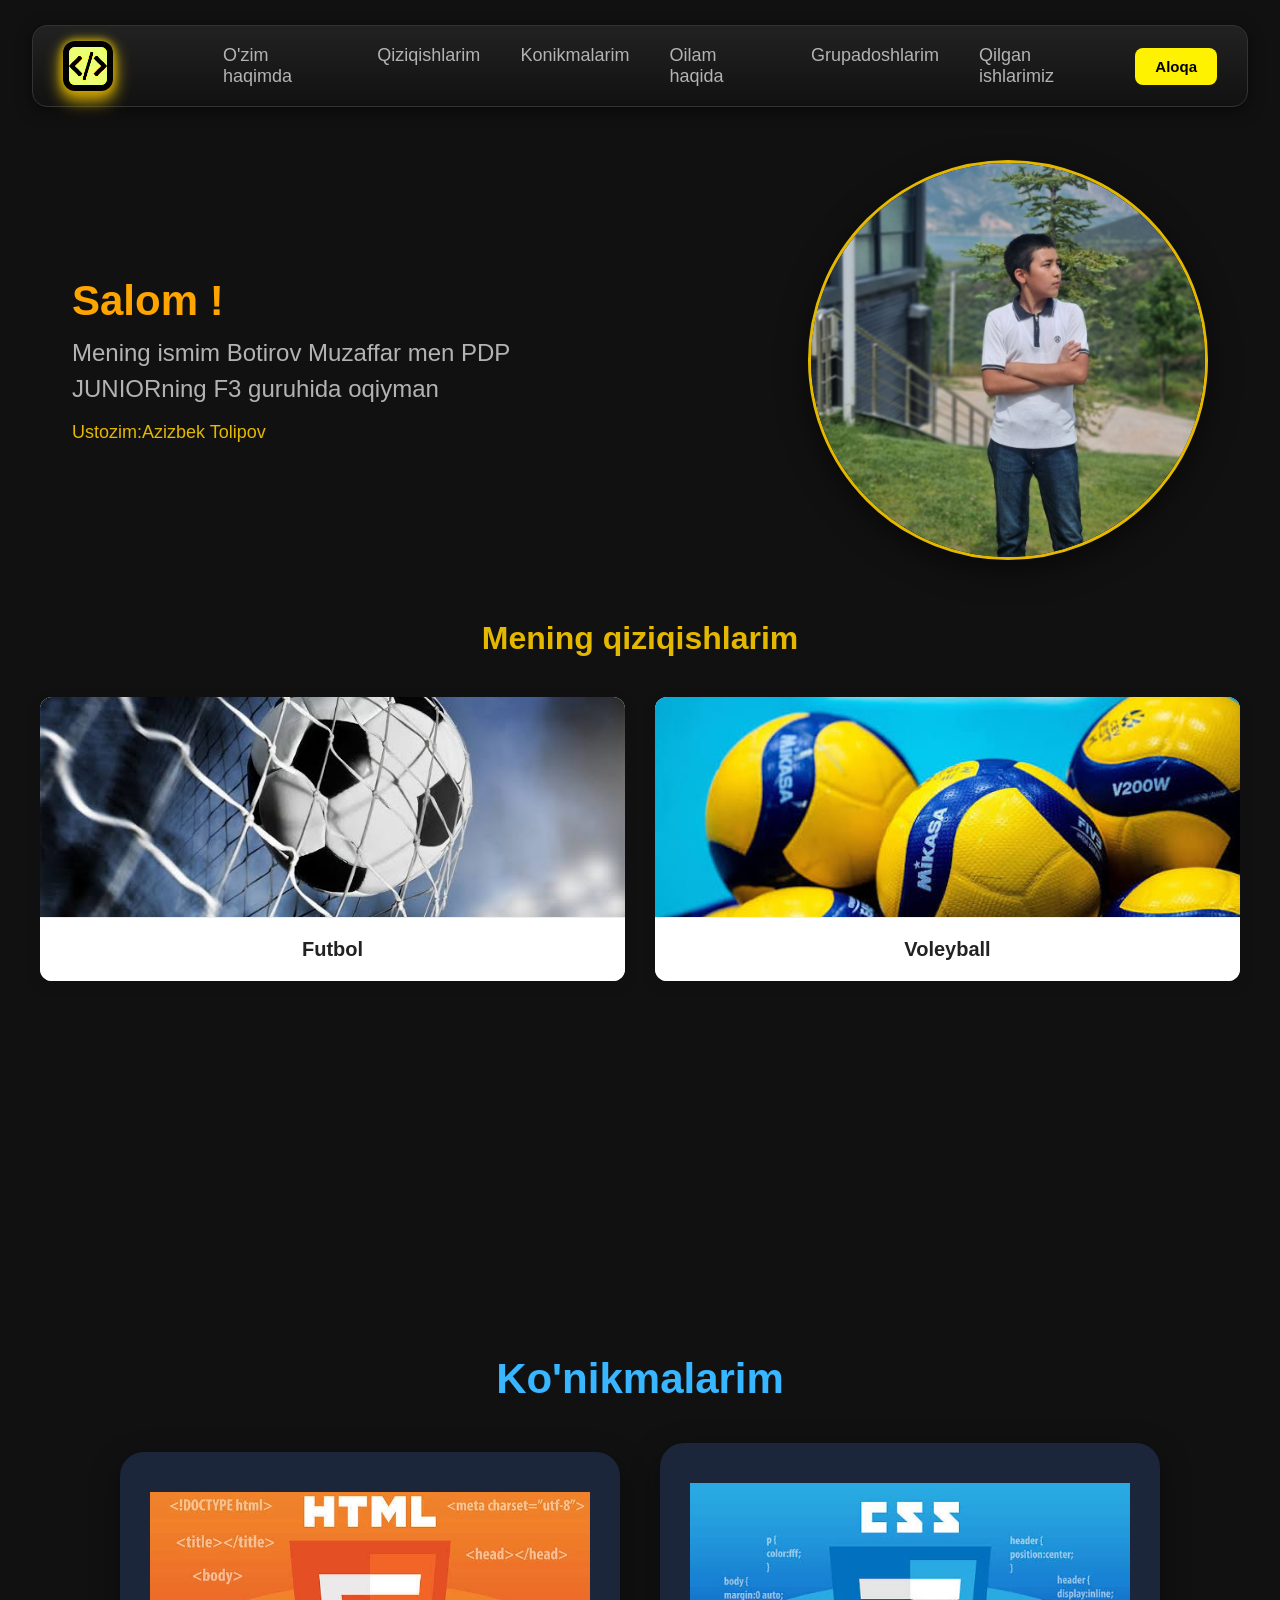
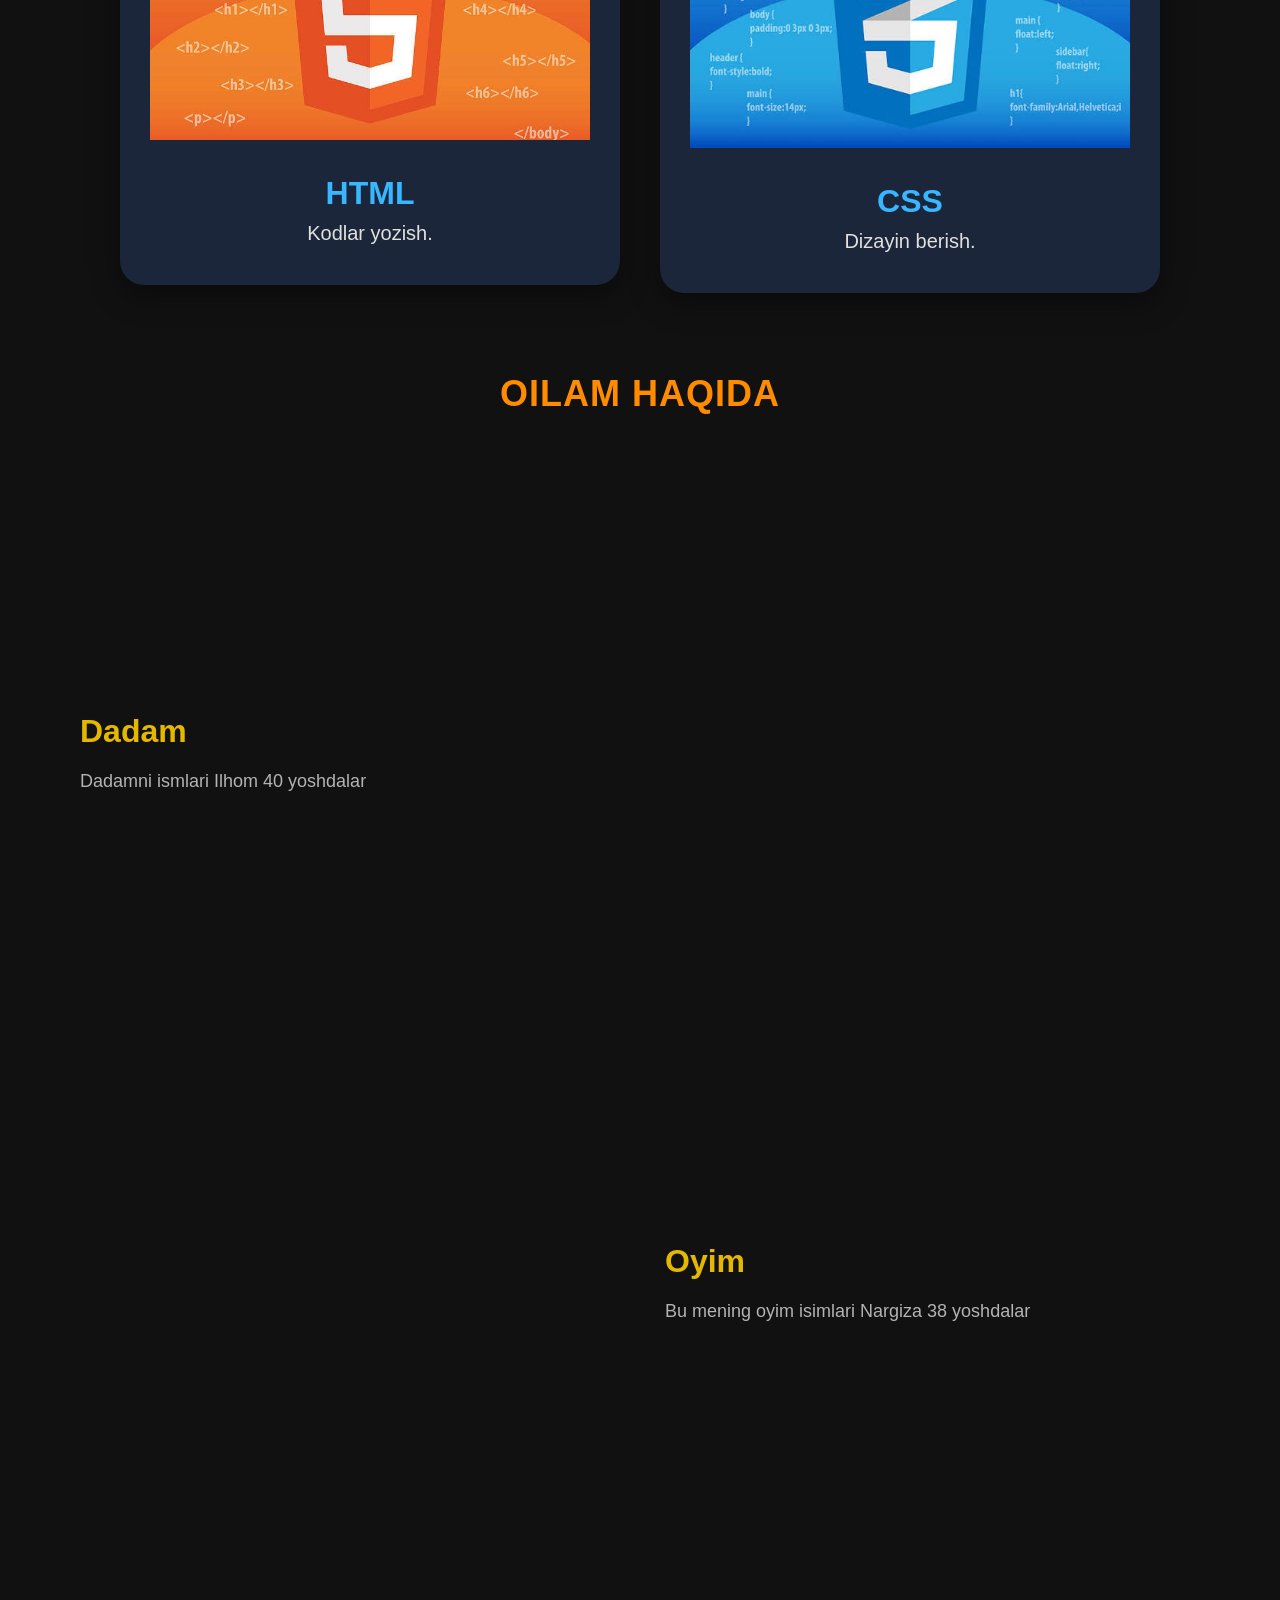
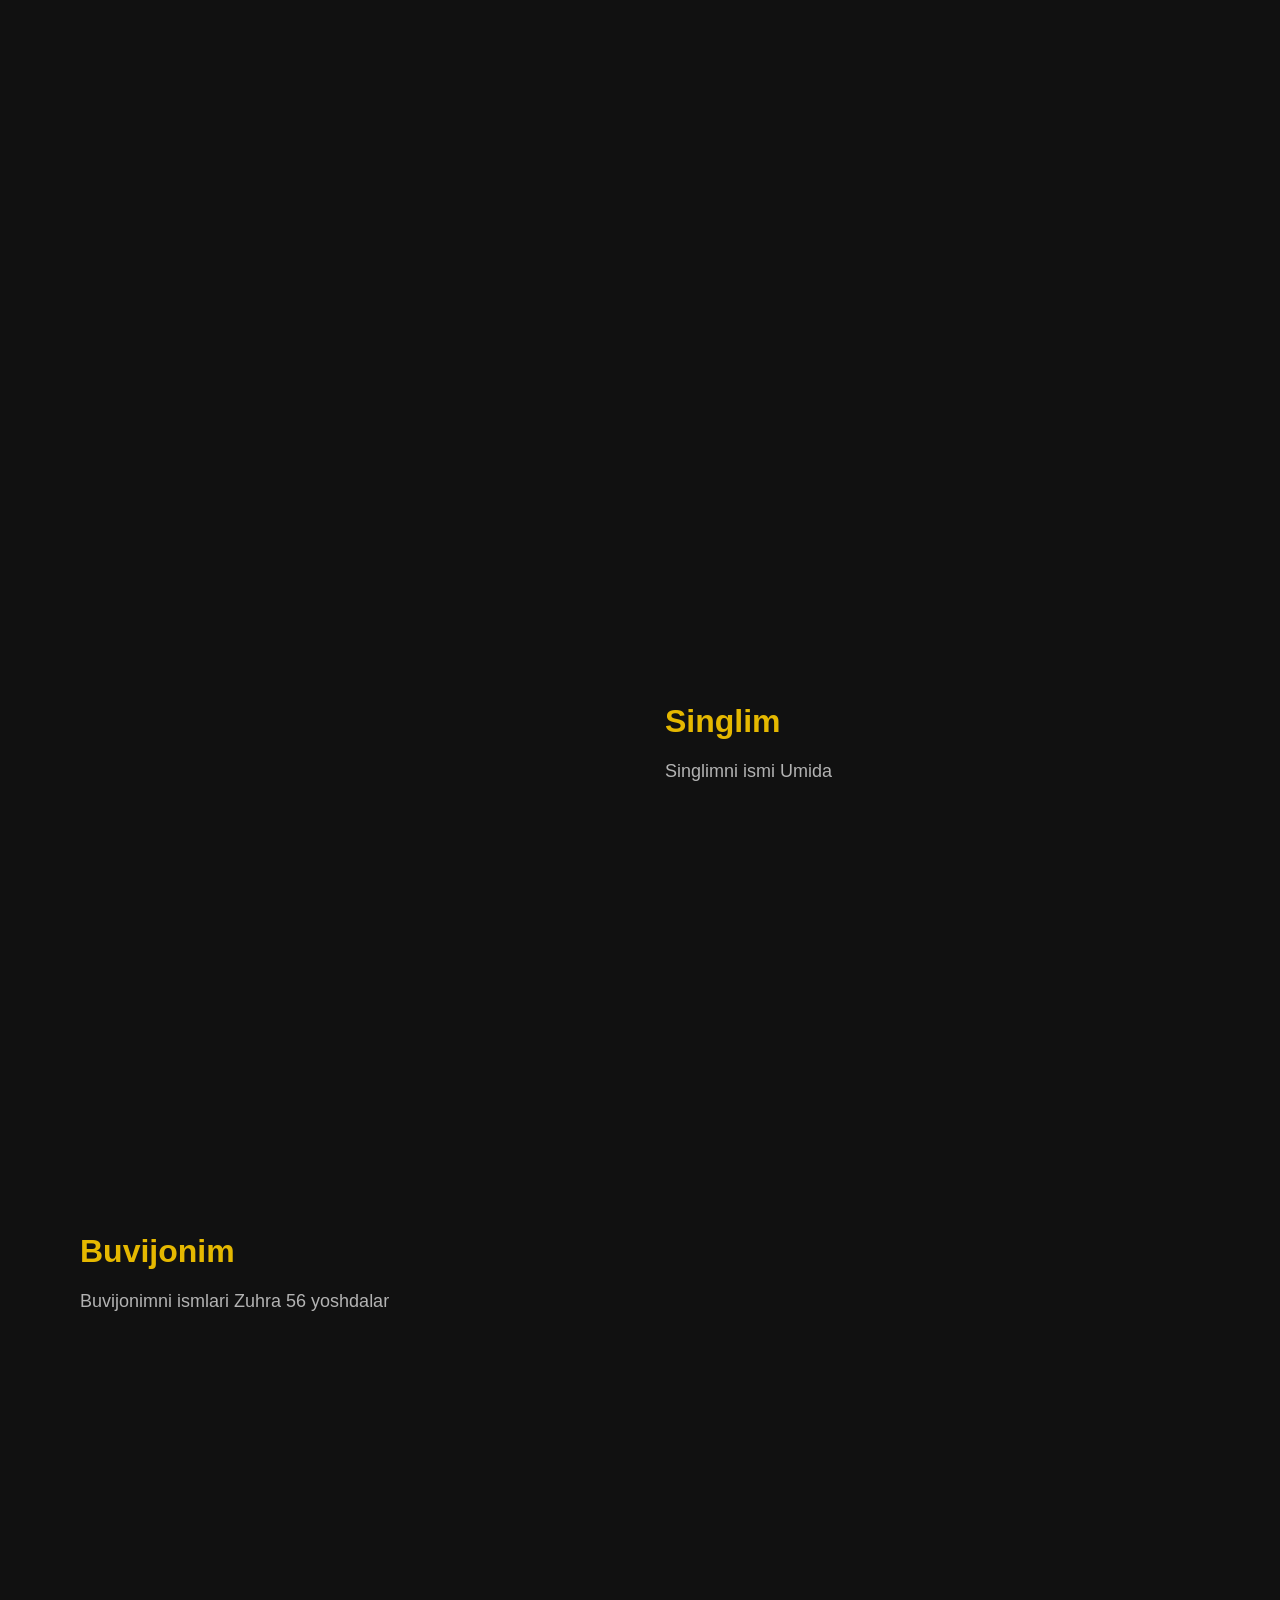
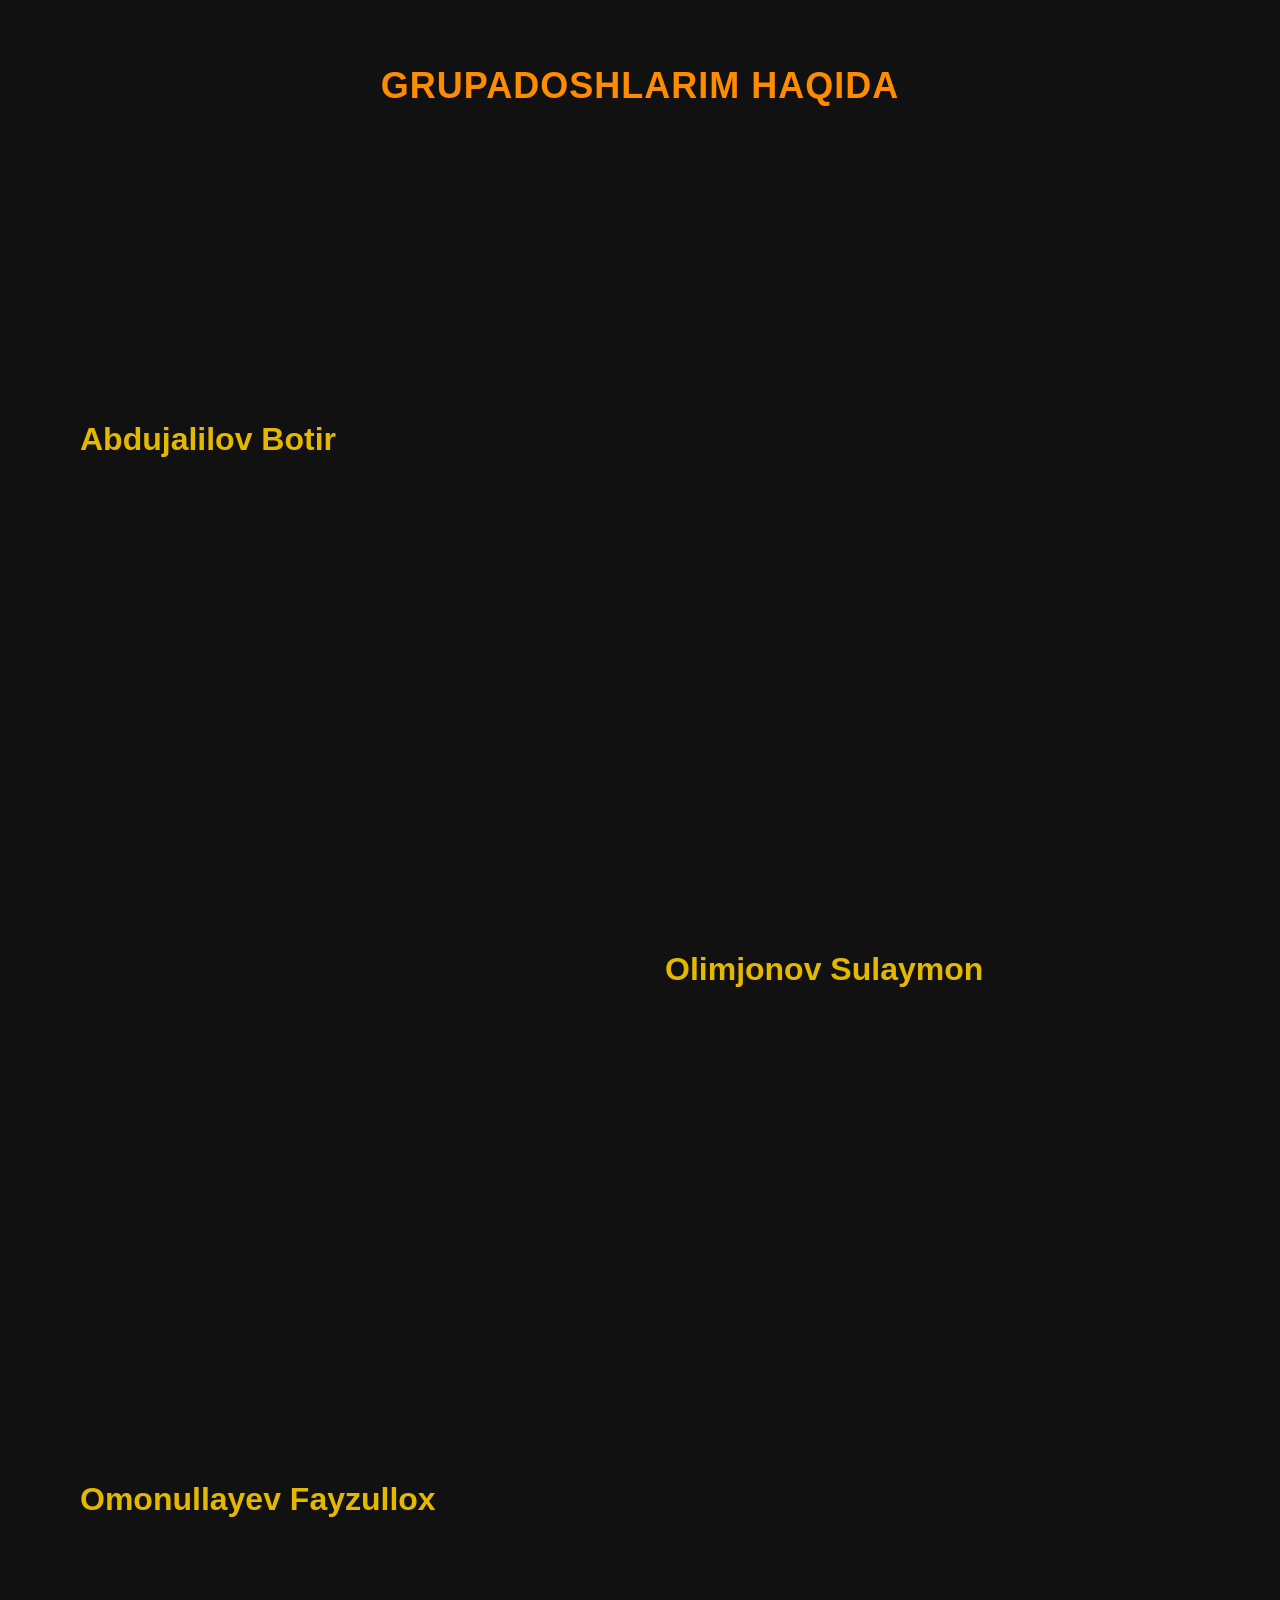
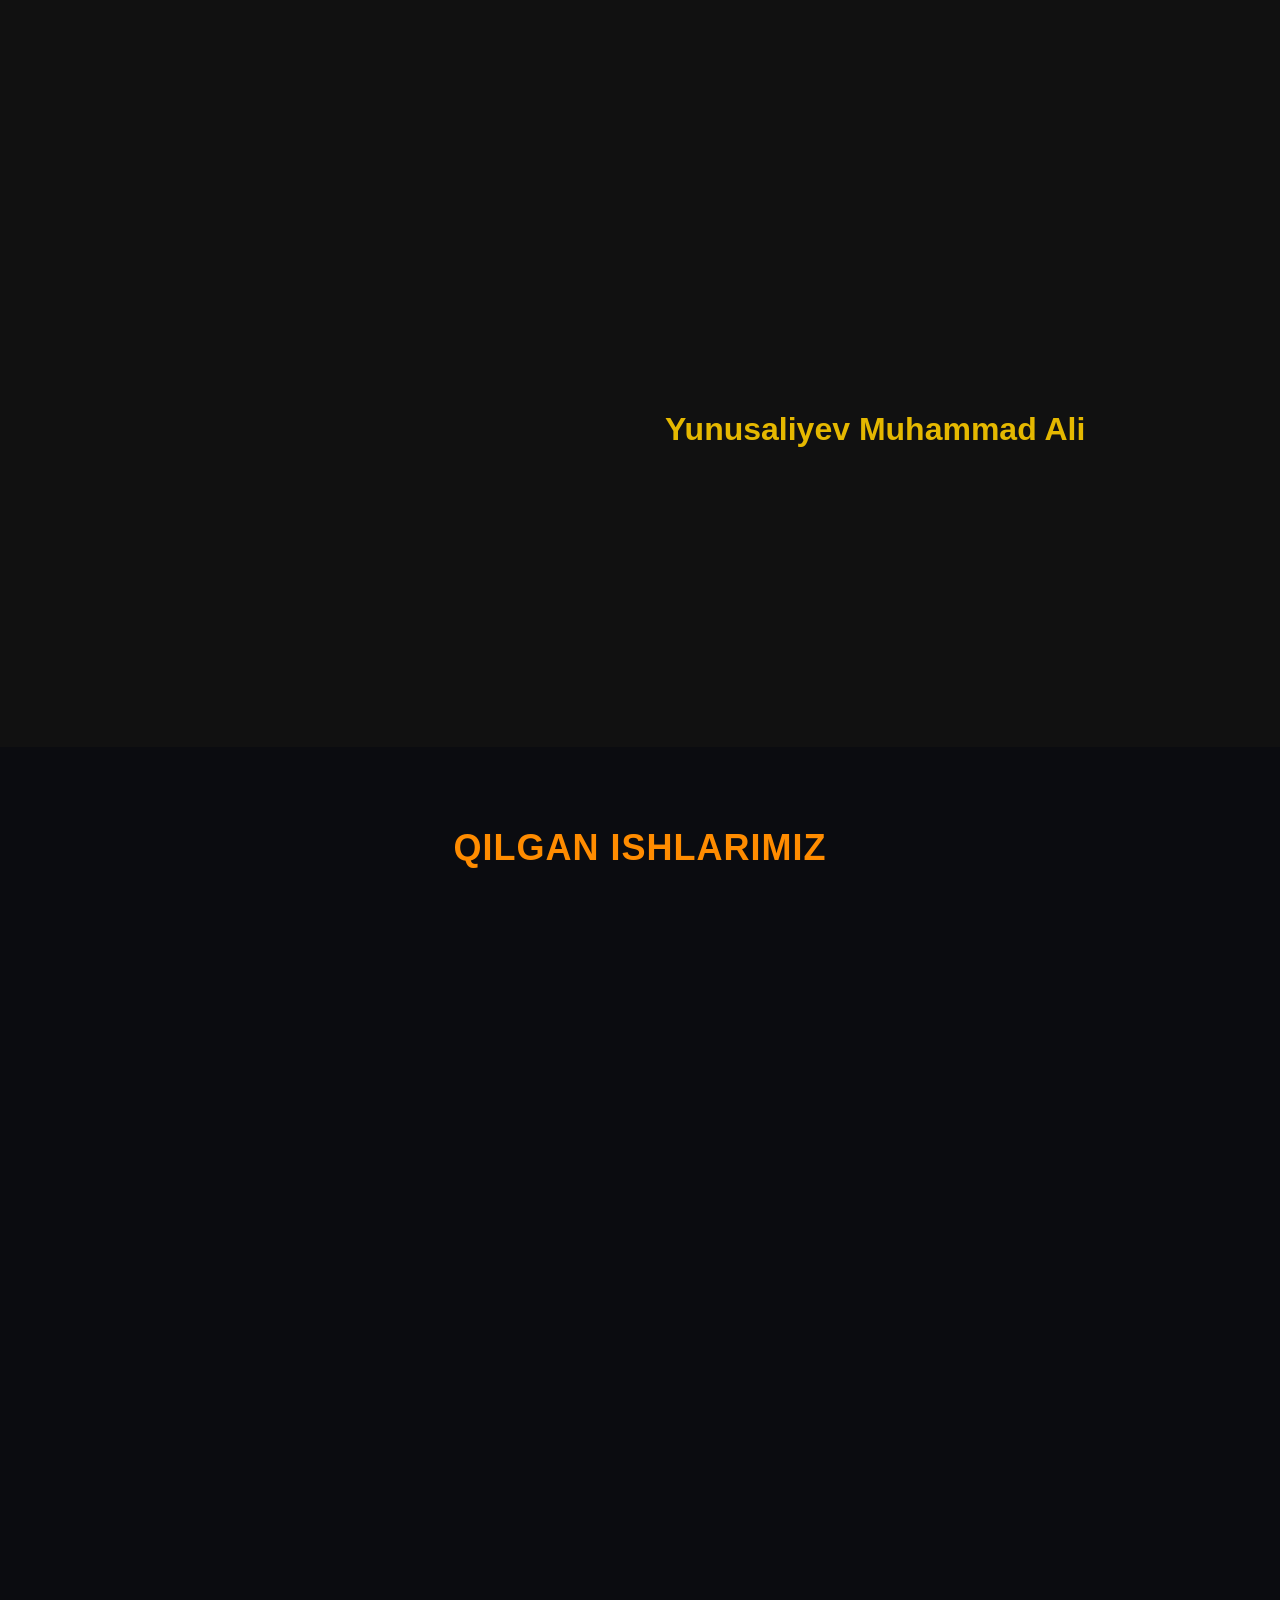
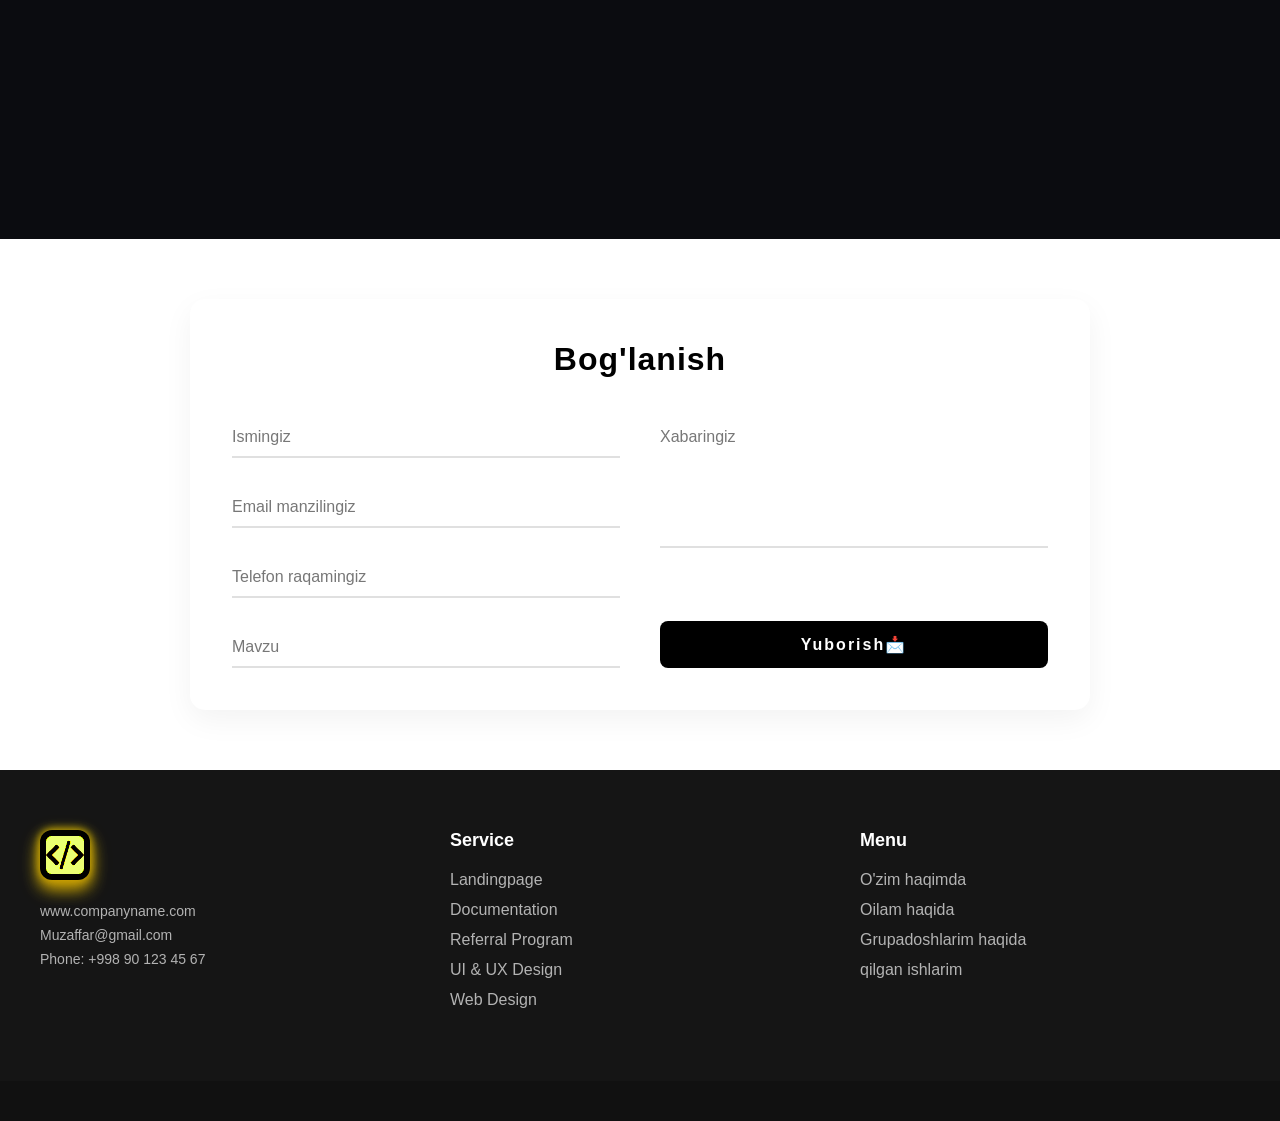
<file: index.html>
<!doctype html>
<html lang="en">
  <head>
    <meta charset="UTF-8" />
    <meta name="viewport" content="width=device-width, initial-scale=1.0" />
    <title>Fortfolio</title>
    <link rel="icon" href="./images/name.png" />
    <link rel="stylesheet" href="./style.css" />
    <link href="https://unpkg.com/aos@2.3.1/dist/aos.css" rel="stylesheet" />
  </head>
  <meta name="viewport" content="width=device-width, initial-scale=1.0" />
  <body>
    <main>
      <!-- Menu qismi -->
      <header class="main-header">
        <nav class="navbar">
          <div class="nav-container">
            <a href="#" class="logo">
              <img src="./images/html.png" alt="Logo" />
            </a>
            <ul class="nav-links">
              <li><a href="#about">O'zim haqimda</a></li>
              <li><a href="#interests">Qiziqishlarim</a></li>
              <li><a href="#skills">Konikmalarim</a></li>
              <li><a href="#familiy">Oilam haqida</a></li>
              <li><a href="#friends">Grupadoshlarim</a></li>
              <li><a href="#projects">Qilgan ishlarimiz</a></li>
            </ul>
            <a href="#contact"><button class="nav-btn">Aloqa</button></a>
          </div>
        </nav>
      </header>
      <!-- Ozim haqimda -->
      <section id="about">
        <div class="about__container">
          <div class="about__left">
            <h1>Salom !</h1>
            <h2>
              Mening ismim Botirov Muzaffar men PDP JUNIORning F3 guruhida
              oqiyman
            </h2>
            <p>Ustozim:Azizbek Tolipov</p>
          </div>
          <div class="about__right" data-aos="fade-down">
            <img src="./images/Men.jpg" alt="" />
          </div>
        </div>
      </section>

      <!-- Qiziqishlar haqida -->
      <section id="interests">
        <h2>Mening qiziqishlarim</h2>
        <div class="interests-container">
          <div
            class="interest-item"
            data-aos="fade-right"
            data-aos="zoom-in-down"
          >
            <img src="./images/footbal.jpg" alt="Football" />
            <h3>Futbol</h3>
          </div>
          <div
            class="interest-item"
            data-aos="fade-right"
            data-aos="zoom-in-down"
          >
            <img src="./images/voleyball.jpg" alt="Voleyball" />
            <h3>Voleyball</h3>
          </div>
          <div
            class="interest-item"
            data-aos="fade-right"
            data-aos="zoom-in-down"
          >
            <img src="./images/duo.png" alt="Football" />
            <h3>CS2 CS1.6</h3>
          </div>
          <div
            class="interest-item"
            data-aos="fade-right"
            data-aos="zoom-in-down"
          >
            <img src="./images/IT.jpg" alt="Football" />
            <h3>IT</h3>
          </div>
        </div>
      </section>
      <!-- Konikmalar -->
      <section id="skills">
        <h2>Ko'nikmalarim</h2>

        <div class="skills-container">
          <div class="skill-item">
            <img src="./images/html pic.webp" alt="HTML" class="skill-icon" />
            <h3>HTML</h3>
            <p>Kodlar yozish.</p>
          </div>

          <div class="skill-item">
            <img src="./images/css pic.jpg" alt="CSS" class="skill-icon" />
            <h3>CSS</h3>
            <p>Dizayin berish.</p>
          </div>
        </div>
      </section>

      <!-- Oilam haqida -->
      <section id="familiy">
        <div class="family-container">
          <h2 class="family-title">Oilam haqida</h2>
          <div class="family-member">
            <div class="member-image" data-aos="fade-left">
              <img src="./images/adam.jpg" alt="Otam" />
            </div>
            <div class="member-info">
              <h3>Dadam</h3>
              <p>Dadamni ismlari Ilhom 40 yoshdalar</p>
            </div>
          </div>

          <div class="family-member">
            <div class="member-image" data-aos="fade-right">
              <img src="./images/onam 2.jpg" alt="Onam" />
            </div>
            <div class="member-info">
              <h3>Oyim</h3>
              <p>Bu mening oyim isimlari Nargiza 38 yoshdalar</p>
            </div>
          </div>

          <div class="family-member" data-aos="fade-left">
            <div class="member-image">
              <img src="./images/olimjon.jpg" alt="Akam" />
            </div>
            <div class="member-info">
              <h3>Ukam</h3>
              <p>Ukamni ismi Olimjon u 6-sinfda o'qiydi <br /></p>
            </div>
          </div>

          <div class="family-member">
            <div class="member-image" data-aos="fade-left">
              <img src="./images/singlim.jpg" alt="Singlim" />
            </div>
            <div class="member-info">
              <h3>Singlim</h3>
              <p>Singlimni ismi Umida</p>
            </div>
          </div>
          <div class="family-member">
            <div class="member-image" data-aos="fade-left">
              <img src="./images/Buvijonim.jpg" alt="Buvijonim" />
            </div>
            <div class="member-info">
              <h3>Buvijonim</h3>
              <p>Buvijonimni ismlari Zuhra 56 yoshdalar<br /></p>
            </div>
          </div>
        </div>
      </section>
      <!-- Grupadoshlarim -->
      <section id="friends">
        <div class="grupadoshlarim-container">
          <h2 class="grupadoshlarim-title">Grupadoshlarim haqida</h2>
          <div class="grupadoshlarim-member">
            <div class="member-image" data-aos="flip-left">
              <img src="./images/botir 2.jpg" alt="" />
            </div>
            <div class="member-info">
              <h3>Abdujalilov Botir</h3>
            </div>
          </div>

          <div class="grupadoshlarim-member">
            <div class="member-image" data-aos="flip-right">
              <img src="./images/Sulaymon.jpg" alt="" />
            </div>
            <div class="member-info">
              <h3>Olimjonov Sulaymon</h3>
            </div>
          </div>

          <div class="grupadoshlarim-member">
            <div class="member-image" data-aos="flip-left">
              <img src="./images/Grupadoshim.jpg" alt="" />
            </div>
            <div class="member-info">
              <h3>Omonullayev Fayzullox</h3>
            </div>
          </div>

          <div class="grupadoshlarim-member">
            <div class="member-image" data-aos="flip-right">
              <img src="./images/Muhammad Ali.jpg" alt="Singlim" />
            </div>
            <div class="member-info">
              <h3>Yunusaliyev Muhammad Ali</h3>
            </div>
          </div>
        </div>
      </section>

      <!-- Projects -->
      <section id="projects">
        <div class="projects-container">
          <h2 class="projects-title">Qilgan ishlarimiz</h2>

          <div class="projects-grid">
            <a
              href="./food.html"
              target="_blank"
              class="project-item"
              data-aos="zoom-in-down"
            >
              <img src="./images/figma.png" alt="Healty food" />
              <div class="project-overlay">
                <h3>Healthy food</h3>
              </div>
            </a>

            <a
              href="./mebel.html"
              target="_blank"
              class="project-item"
              data-aos="zoom-in-down"
            >
              <img src="./images/image.png" alt="Soft mebel" />
              <div class="project-overlay">
                <h3>Soft mebel</h3>
              </div>
            </a>

            <a
              href="./city.html"
              target="_blank"
              class="project-item"
              data-aos="zoom-in-down"
            >
              <img src="./images/orqa fon.png" alt="City" />
              <div class="project-overlay">
                <h3>City</h3>
              </div>
            </a>

            <a
              href="./dragon.html"
              target="_blank"
              class="project-item"
              data-aos="zoom-in-down"
            >
              <img src="./images/dragon.png" alt="Dragon slaydi" />
              <div class="project-overlay">
                <h3>Dragon slayd</h3>
              </div>
            </a>
          </div>
        </div>
      </section>

      <!-- contact -->
      <section class="minimal-contact-section" id="contact">
        <div class="minimal-contact-container">
          <h2 class="form-title">Bog'lanish</h2>

          <form class="minimal-form">
            <div class="form-left">
              <div class="minimal-input-group">
                <input type="text" id="name" required placeholder=" " />
                <label for="name">Ismingiz</label>
              </div>

              <div class="minimal-input-group">
                <input type="email" id="email" required placeholder=" " />
                <label for="email">Email manzilingiz</label>
              </div>

              <div class="minimal-input-group">
                <input type="tel" id="phone" required placeholder=" " />
                <label for="phone">Telefon raqamingiz</label>
              </div>

              <div class="minimal-input-group">
                <input type="text" id="subject" required placeholder=" " />
                <label for="subject">Mavzu</label>
              </div>
            </div>

            <div class="form-right">
              <div class="minimal-input-group textarea-group">
                <textarea
                  id="message"
                  required
                  placeholder=" "
                  rows="6"
                ></textarea>
                <label for="message">Xabaringiz</label>
              </div>

              <button type="submit" class="minimal-send-btn">Yuborish📩</button>
            </div>
          </form>
        </div>
      </section>

      <footer class="site-footer">
        <div class="footer-container">
          <div class="footer-column brand-column">
            <div class="logo-placeholder">
              <img src="./images/html.png" alt="Logo" />
            </div>
            <div class="footer-contacts">
              <p class="footer-info">www.companyname.com</p>
              <p class="footer-info">Muzaffar@gmail.com</p>
              <p class="footer-info">Phone: +998 90 123 45 67</p>
            </div>
          </div>

          <div class="footer-column">
            <h3>Service</h3>
            <ul>
              <li><a href="#">Landingpage</a></li>
              <li><a href="#">Documentation</a></li>
              <li><a href="#">Referral Program</a></li>
              <li><a href="#">UI & UX Design</a></li>
              <li><a href="#">Web Design</a></li>
            </ul>
          </div>

          <!-- 3-Ustun: Menu -->
          <div class="footer-column">
            <h3>Menu</h3>
            <ul>
              <li><a href="#">O'zim haqimda</a></li>
              <li><a href="#">Oilam haqida</a></li>
              <li><a href="#">Grupadoshlarim haqida</a></li>
              <li><a href="#">qilgan ishlarim</a></li>
            </ul>
          </div>
        </div>
      </footer>
    </main>
    <script src="https://unpkg.com/aos@2.3.1/dist/aos.js"></script>
    <script>
      AOS.init();
    </script>
  </body>
</html>
</file>
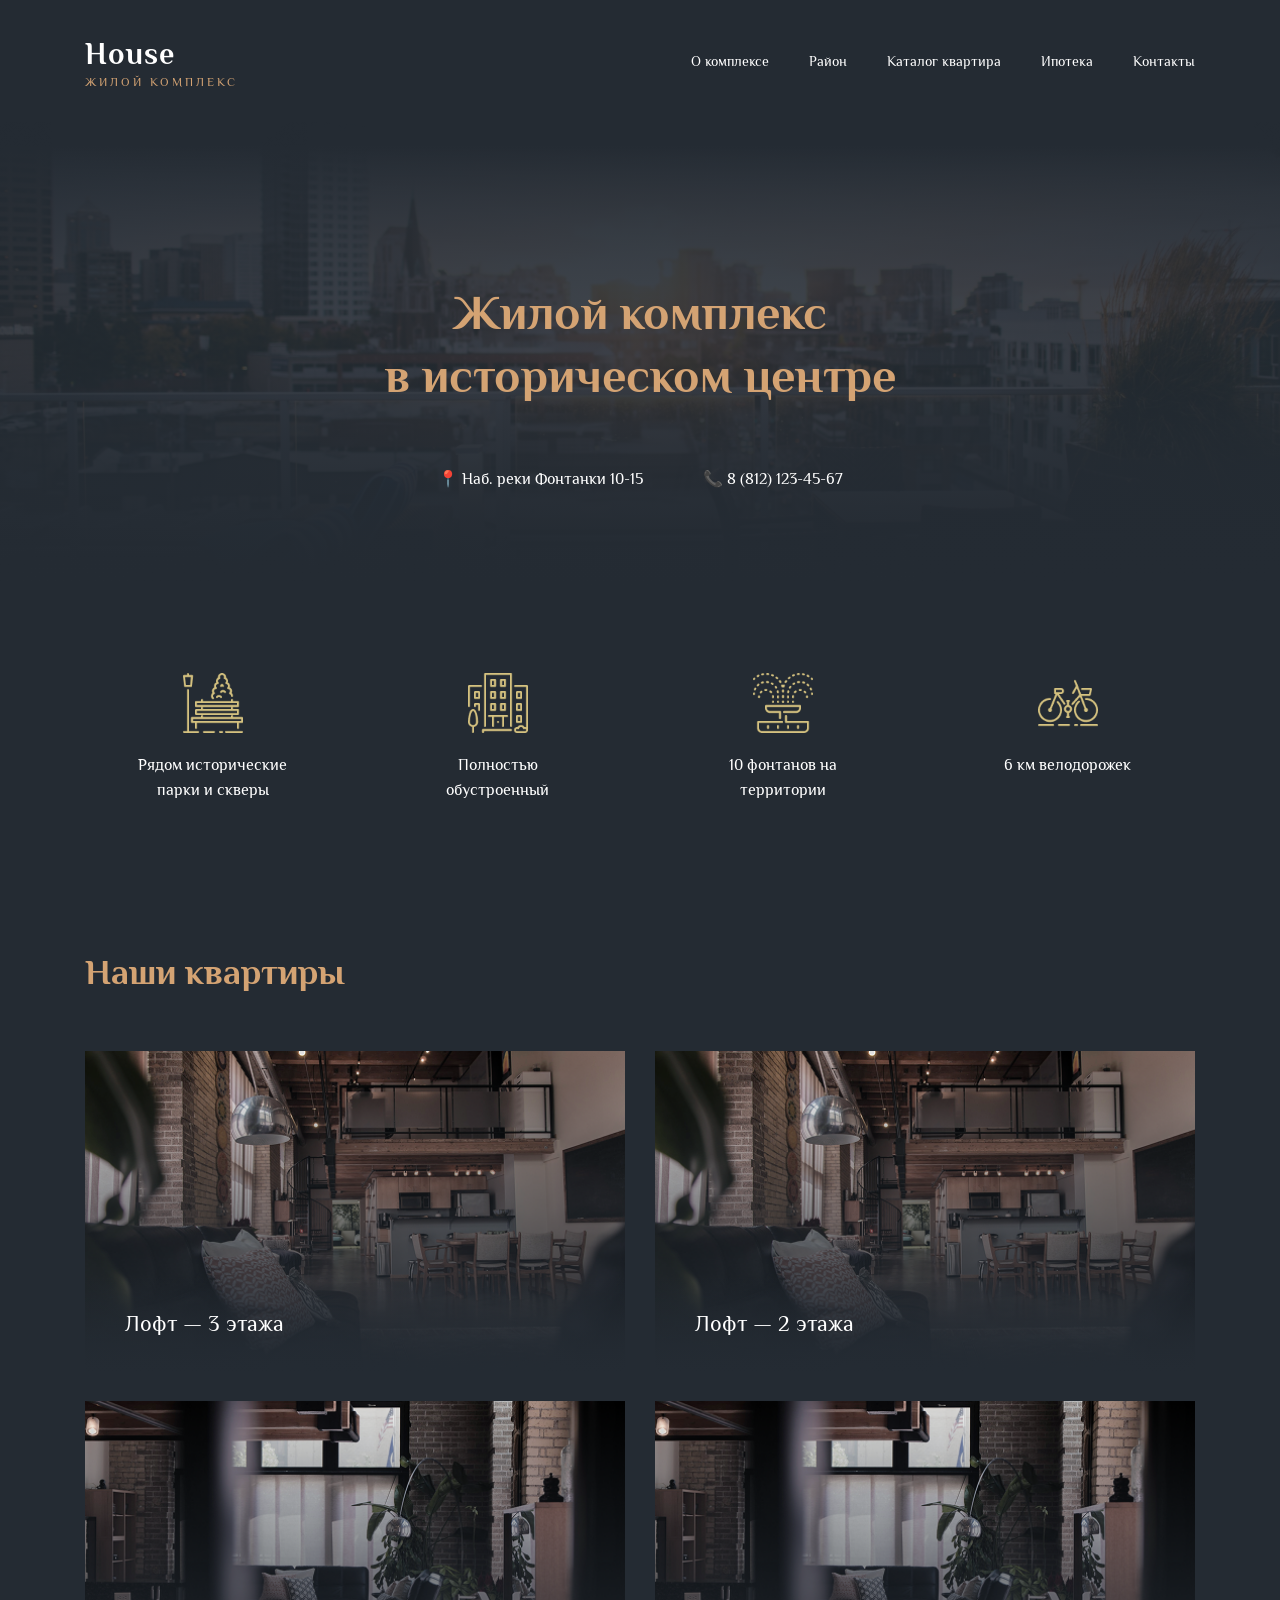
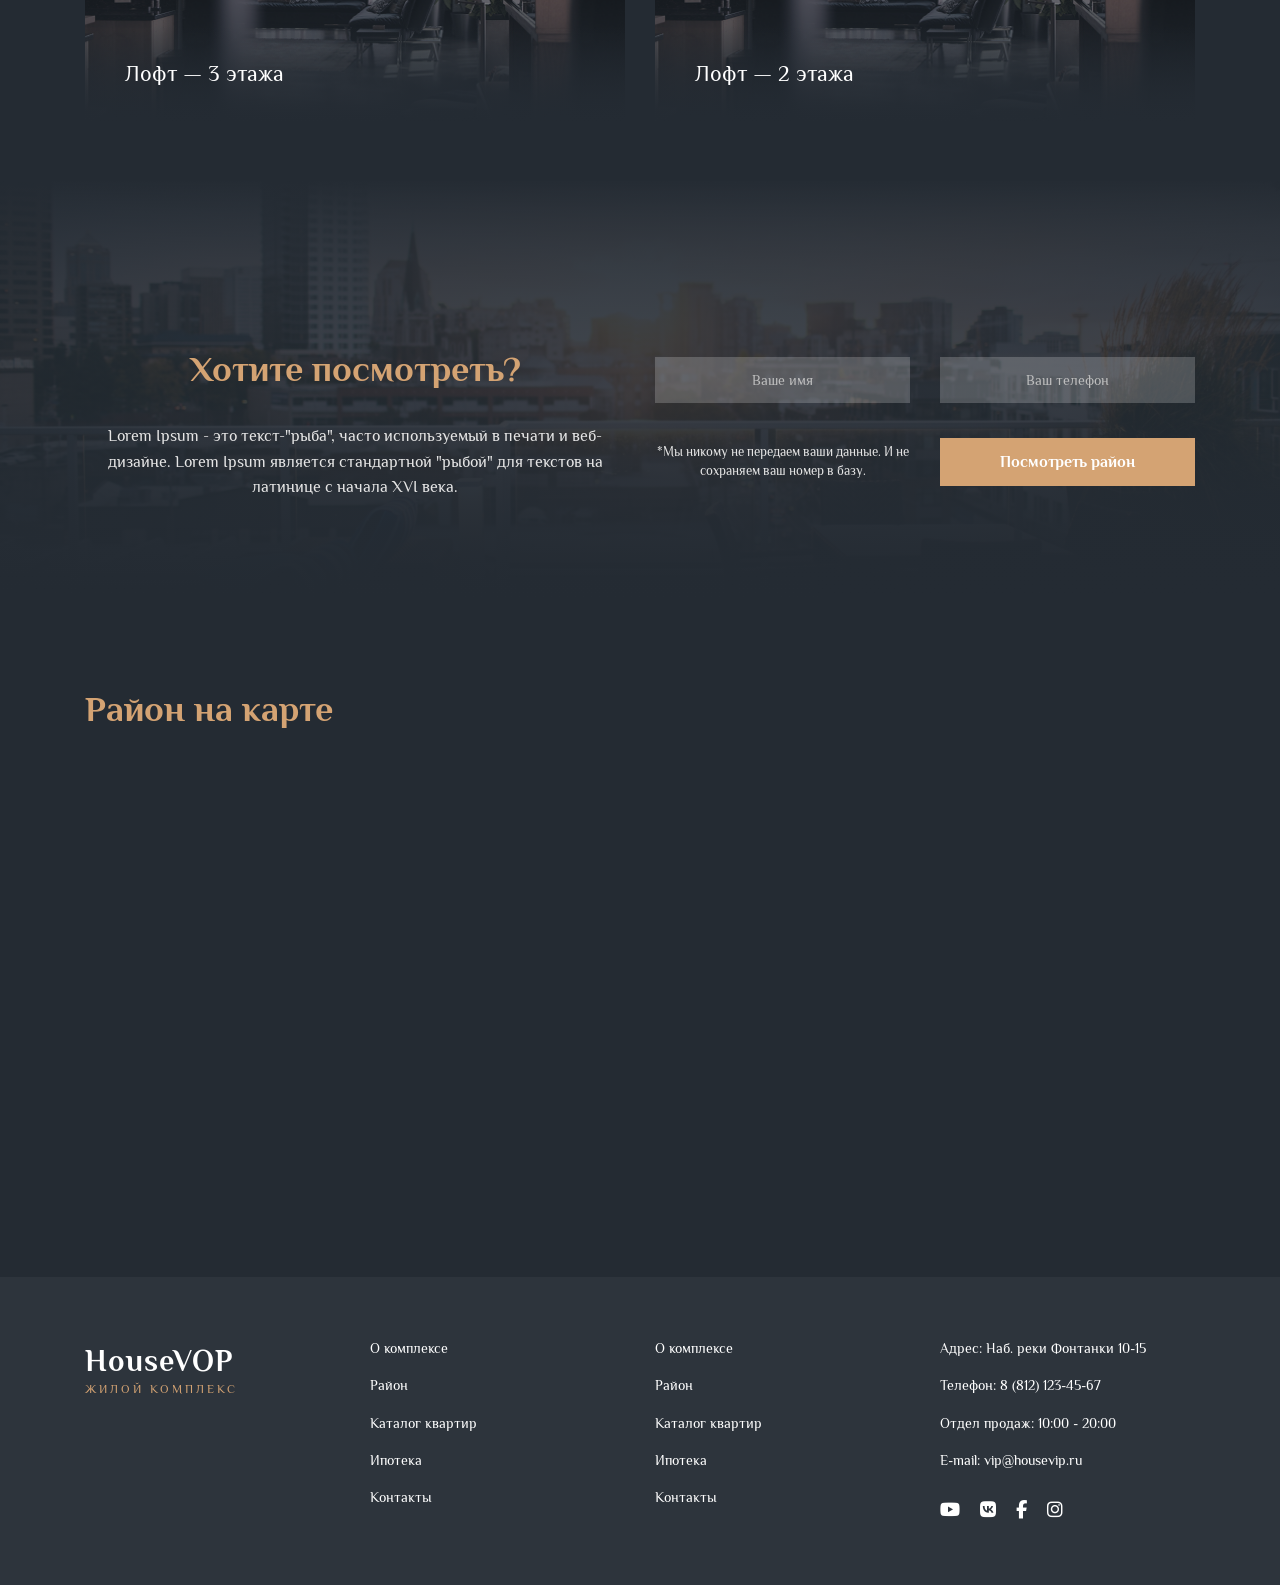
<file: city.html>
<!DOCTYPE html>
<html lang="ru">
  <head>
    <meta charset="UTF-8" />
    <meta name="viewport" content="width=device-width, initial-scale=1.0" />
    <title>House - Жилой комплекс</title>
    <link rel="stylesheet" href="./ctiy.css" />
    <link
      rel="stylesheet"
      href="https://cdnjs.cloudflare.com/ajax/libs/font-awesome/6.4.0/css/all.min.css"
    />
  </head>
  <body>
    <header class="header">
      <div class="container header__container">
        <div class="header__logo">
          <div class="logo-title">House</div>
          <div class="logo-subtitle">жилой комплекс</div>
        </div>
        <nav class="header__nav">
          <ul class="header__list">
            <li class="header__item"><a href="#hero">О комплексе</a></li>
            <li class="header__item"><a href="#about">Район</a></li>
            <li class="header__item"><a href="#service">Каталог квартира</a></li>
            <li class="header__item"><a href="#aloqa">Ипотека</a></li>
            <li class="header__item"><a href="#map">Контакты</a></li>
          </ul>
        </nav>
      </div>
    </header>

    <main>
      <section id="hero">
        <div class="container hero__container">
          <h1 class="hero__title">Жилой комплекс <br> в историческом центре</h1>
          <div class="hero__button">
            <span>📍 Наб. реки Фонтанки 10-15</span>
            <span>📞 8 (812) 123-45-67</span>
          </div>
        </div>
      </section>

      <section id="about">
        <div class="container about__container">
          <div class="about__sign">
            <div class="about__item">
              <img src="./images/bench.png" alt="" />
              <p class="about_text">Рядом исторические парки и скверы</p>
            </div>

            <div class="about__item">
              <img src="./images/Group.png" alt="" />
              <p class="about_text">Полностью обустроенный</p>
            </div>

            <div class="about__item">
              <img src="./images/fountain.png" alt="" />
              <p class="about_text">10 фонтанов на территории</p>
            </div>

            <div class="about__item">
              <img src="./images/bicycle.png" alt="" />
              <p class="about_text">6 км велодорожек</p>
            </div>
          </div>
        </div>
      </section>

      <section id="service">
        <div class="container">
          <h2 class="service_title">Наши квартиры</h2>
          <div class="service__grid">
            <div class="service__card">
              <img src="./images/Rectangle.png" alt="Loft" />
              <div class="service__card-text">Лофт — 3 этажа</div>
            </div>

            <div class="service__card">
              <img src="./images/Rectangle.png" alt="Loft" />
              <div class="service__card-text">Лофт — 2 этажа</div>
            </div>

            <div class="service__card">
              <img src="./images/pic.png" alt="Loft" />
              <div class="service__card-text">Лофт — 3 этажа</div>
            </div>

            <div class="service__card">
              <img src="./images/pic.png" alt="Loft" />
              <div class="service__card-text">Лофт — 2 этажа</div>
            </div>
          </div>
        </div>
      </section>

      <section id="aloqa" class="aloqa">
        <div class="container aloqa__container">
          <div class="aloqa__left">
            <h2 class="aloqa__title">Хотите посмотреть?</h2>
            <p class="aloqa__text">
              Lorem Ipsum - это текст-"рыба", часто используемый в печати и
              веб-дизайне. Lorem Ipsum является стандартной "рыбой" для текстов
              на латинице с начала XVI века.
            </p>
          </div>

          <div class="aloqa__right">
            <form class="aloqa__form">
              <div class="aloqa__inputs">
                <input type="text" placeholder="Ваше имя" class="aloqa__input" />
                <input type="tel" placeholder="Ваш телефон" class="aloqa__input" />
              </div>
              <div class="aloqa__footer">
                <p class="aloqa__note">
                  *Мы никому не передаем ваши данные. И не сохраняем ваш номер в базу.
                </p>
                <button type="submit" class="aloqa__btn">Посмотреть район</button>
              </div>
            </form>
          </div>
        </div>
      </section>

      <section id="map">
        <div class="container">
          <h2 class="map__title">Район на карте</h2>
          <div class="map__box">
            <iframe
              src="https://www.google.com/maps/embed?pb=!1m18!1m12!1m3!1d502.9776738938524!2d69.17554004551461!3d41.387522622949795!2m3!1f0!2f0!3f0!3m2!1i1024!2i768!4f13.1!3m3!1m2!1s0x38ae8e4015b690f7%3A0xe1d36e0728c59243!2z0KTQtdGA0LzQtdGA0YHQutC-0LUg0YXQvtC30Y_QudGB0YLQstC-INCcLiDQpNC-0LfQuNC70L7QstCw!5e1!3m2!1sru!2s!4v1783171145158!5m2!1sru!2s"
              width="100%"
              height="400"
              style="border: 0"
              allowfullscreen=""
              loading="lazy"
              referrerpolicy="strict-origin-when-cross-origin"
            ></iframe>
          </div>
        </div>
      </section>
    </main>

    <footer class="site-footer">
      <div class="container footer-container">
        <div class="footer-logo">
          <div class="logo-title">HouseVOP</div>
          <div class="logo-subtitle">жилой комплекс</div>
        </div>
        <div class="footer-nav">
          <ul>
            <li><a href="#">О комплексе</a></li>
            <li><a href="#">Район</a></li>
            <li><a href="#">Каталог квартир</a></li>
            <li><a href="#">Ипотека</a></li>
            <li><a href="#">Контакты</a></li>
          </ul>
        </div>
        <div class="footer-nav">
          <ul>
            <li><a href="#">О комплексе</a></li>
            <li><a href="#">Район</a></li>
            <li><a href="#">Каталог квартир</a></li>
            <li><a href="#">Ипотека</a></li>
            <li><a href="#">Контакты</a></li>
          </ul>
        </div>
        <div class="footer-contacts">
          <p>Адрес: Наб. реки Фонтанки 10-15</p>
          <p>Телефон: <a href="tel:88121234567">8 (812) 123-45-67</a></p>
          <p>Отдел продаж: 10:00 - 20:00</p>
          <p>E-mail: <a href="mailto:vip@housevip.ru" class="email-highlight">vip@housevip.ru</a></p>
          <div class="social-icons">
            <a href="#" aria-label="YouTube"><i class="fab fa-youtube"></i></a>
            <a href="#" aria-label="VK"><i class="fab fa-vk"></i></a>
            <a href="#" aria-label="Facebook"><i class="fab fa-facebook-f"></i></a>
            <a href="#" aria-label="Instagram"><i class="fab fa-instagram"></i></a>
          </div>
        </div>
      </div>
    </footer>
  </body>
</html>
</file>
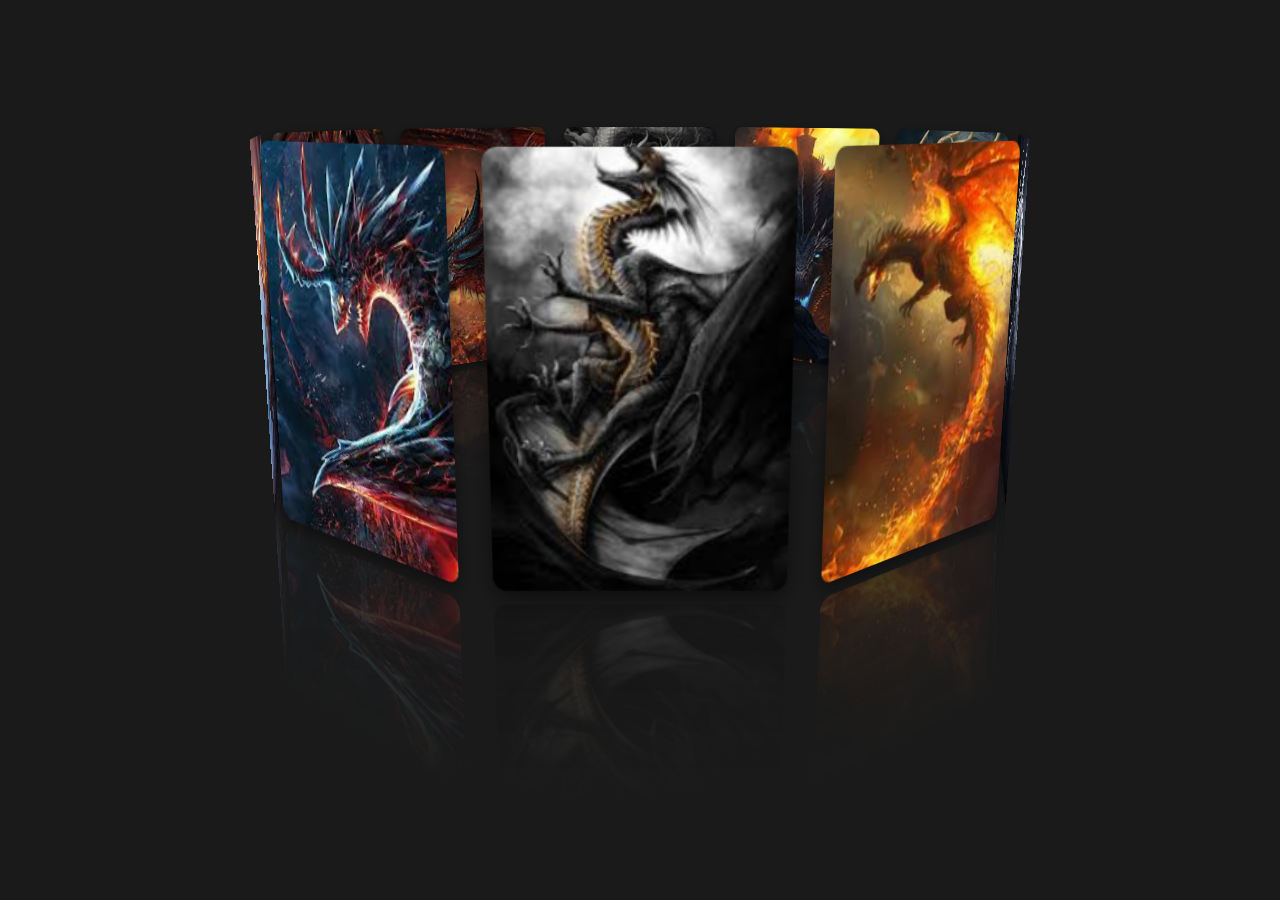
<file: dragon.html>
<!DOCTYPE html>
<html lang="uz">
<head>
    <meta charset="UTF-8">
    <meta name="viewport" content="width=device-width, initial-scale=1.0">
    <title>3D Dragon Slider</title>
    <link rel="stylesheet" href="./dragon.css">
</head>
<body>

    <!-- Slayder konteyneri -->
        <div class="banner">
            <div class="slider" style="--quantity: 10;">
                <div class="item" style="--position: 1;"><img src="./images/dragon 1.jpg" alt="Dragon 1"></div>
                <div class="item" style="--position: 2;"><img src="./images/dragon 2.jpg" alt="Dragon 2"></div>
                <div class="item" style="--position: 3;"><img src="./images/dragon 3.jpg" alt="Dragon 3"></div>
                <div class="item" style="--position: 4;"><img src="./images/dragon 4.jpg" alt="Dragon 4"></div>
                <div class="item" style="--position: 5;"><img src="./images/dragon 5.jpg" alt="Dragon 5"></div>
                <div class="item" style="--position: 6;"><img src="./images/dragon 6.jpg" alt="Dragon 6"></div>
                <div class="item" style="--position: 7;"><img src="./images/dragon 7.jpg" alt="Dragon 7"></div>
                <div class="item" style="--position: 8;"><img src="./images/dragon 8.jpg" alt="Dragon 8"></div>
                <div class="item" style="--position: 9;"><img src="./images/dragon 9.jpg" alt="Dragon 9"></div>
                <div class="item" style="--position: 10;"><img src="./images/dragon 10.jpg"alt="Dragon 10"></div>
            </div>
        </div>

</body>
</html>
</file>
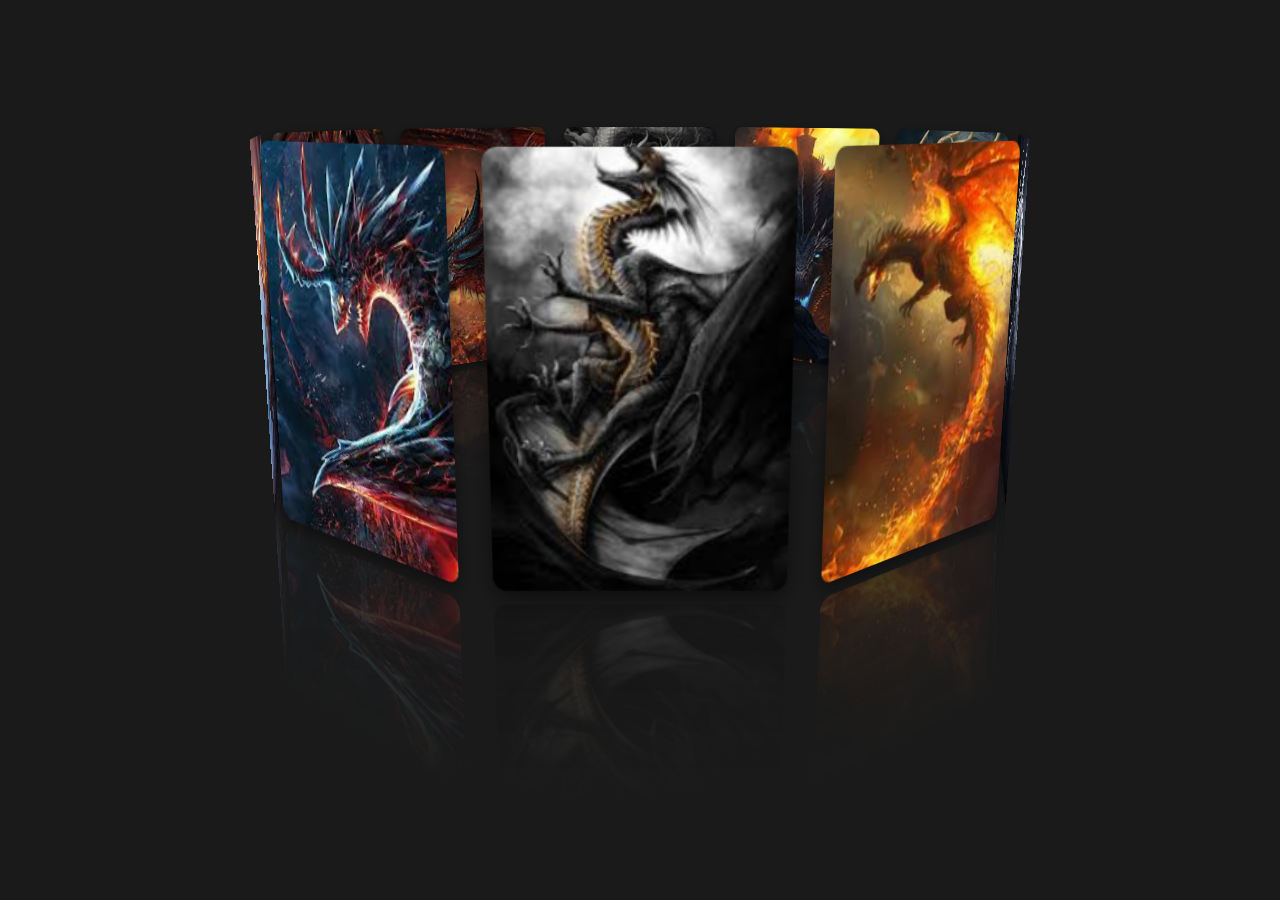
<file: dragon.html.html>
<!DOCTYPE html>
<html lang="uz">
<head>
    <meta charset="UTF-8">
    <meta name="viewport" content="width=device-width, initial-scale=1.0">
    <title>3D Dragon Slider</title>
    <link rel="stylesheet" href="dragon.css.css">
</head>
<body>

    <!-- Slayder konteyneri -->
        <div class="banner">
            <div class="slider" style="--quantity: 10;">
                <div class="item" style="--position: 1;"><img src="./images/dragon 1.jpg" alt="Dragon 1"></div>
                <div class="item" style="--position: 2;"><img src="./images/dragon 2.jpg" alt="Dragon 2"></div>
                <div class="item" style="--position: 3;"><img src="./images/dragon 3.jpg" alt="Dragon 3"></div>
                <div class="item" style="--position: 4;"><img src="./images/dragon 4.jpg" alt="Dragon 4"></div>
                <div class="item" style="--position: 5;"><img src="./images/dragon 5.jpg" alt="Dragon 5"></div>
                <div class="item" style="--position: 6;"><img src="./images/dragon 6.jpg" alt="Dragon 6"></div>
                <div class="item" style="--position: 7;"><img src="./images/dragon 7.jpg" alt="Dragon 7"></div>
                <div class="item" style="--position: 8;"><img src="./images/dragon 8.jpg" alt="Dragon 8"></div>
                <div class="item" style="--position: 9;"><img src="./images/dragon 9.jpg" alt="Dragon 9"></div>
                <div class="item" style="--position: 10;"><img src="./images/dragon 10.jpg"alt="Dragon 10"></div>
            </div>
        </div>

</body>
</html>
</file>
<file: style.css>
* {
 margin: 0;
 padding: 0;
 box-sizing: border-box;
 scroll-behavior: auto;
}

body {
  background-color: #0b0c10;
  margin: 0;
  padding: 40px 0;
}



.navbar {
  position: fixed;
  top: 25px;
  left: 50%;
  transform: translateX(-50%);
  width: 95%;
  max-width: 1400px;
  background: rgba(15, 15, 15, 0.75);
  backdrop-filter: blur(60px);
  -webkit-backdrop-filter: blur(60px);
  border: 1px solid rgba(255, 255, 255, 0.08);
  border-radius: 16px;
  padding: 12px 40px;
  box-shadow: 0 20px 50px rgba(0, 0, 0, 0.7);
  z-index: 9999;
  box-sizing: border-box;
}

.main-header {
  width: 100%;
  padding: 20px;
  box-sizing: border-box;
}

.navbar {
  background: linear-gradient(180deg, #222222 0%, #111111 100%);
  border-radius: 15px;
  padding: 15px 30px;
  border: 1px solid #333;
  box-shadow: 0 4px 15px rgba(0, 0, 0, 0.5);
}

.nav-container {
  display: flex;
  align-items: center;
  gap: 30px;
}

.logo img {
  height: 50px;
  display: block;
  border-radius: 10px;
  box-shadow:
    0 0 15px #fff200,
    0 0 25px #fff200;
}

.nav-links {
  display: flex;
  list-style: none;
  gap: 25px;
  margin: 0;
  padding: 0;
}

.nav-links a {
  color: #cccccc;
  text-decoration: none;
  font-size: 16px;
  font-weight: 500;
  transition: color 0.3s ease;
}

.nav-links a:hover {
  color: #fff200;
}

.nav-btn {
  background-color: #fff200;
  color: #000;
  border: none;
  padding: 10px 20px;
  font-size: 15px;
  font-weight: bold;
  border-radius: 8px;
  cursor: pointer;
  transition: all 0.3s ease;
}

.nav-btn:hover {
  background-color: #fff;
  box-shadow: 0 0 10px #fff;
}

.nav-container {
  display: flex;
  justify-content: space-between;
  align-items: center;
}

.logo {
  display: flex;
  align-items: center;
  text-decoration: none;
}

.logo img {
  width: 50px;
  height: 50px;
  object-fit: contain;
  box-sizing: border-box;
  background-color: #000000;
  border-radius: 12px;
  padding: 6px;
  filter: brightness(1.2) sepia(1) hue-rotate(15deg) saturate(10)
    drop-shadow(0 0 4px rgba(255, 230, 0, 0.8));
  box-shadow:
    0 8px 16px rgba(0, 119, 255, 0.75),
    0 0 8px rgba(0, 119, 255, 0.4);
}

.nav-links {
  list-style: none;
  display: flex;
  gap: 40px;
  margin: 0;
  padding: 0;
  margin-right: auto;
  margin-left: 80px;
}

.nav-links a {
  color: #b3b3b3;
  text-decoration: none;
  font-size: 18px;
  font-weight: 500;
  transition: all 0.3s ease;
}

.nav-links a:hover {
  color: #e5b800;
  text-shadow: 0 0 15px rgba(229, 184, 0, 0.6);
}

.about__container {
  display: flex;
  justify-content: space-between;
  align-items: center;
  width: 95%;
  max-width: 1400px;
  margin: 80px auto 0 auto;
  gap: 40px;
  box-sizing: border-box;
  padding: 0 40px;
}

.about__left {
  flex: 1;
  color: #ffffff;
}

.about__left h1 {
  font-size: 42px;
  margin-bottom: 10px;
  color: orange;
}

.about__left h2 {
  font-size: 24px;
  font-weight: 400;
  color: #b3b3b3;
  line-height: 1.5;
  margin-bottom: 15px;
}

.about__left p {
  font-size: 18px;
  color: #e5b800;
  font-weight: 500;
}

.about__right {
  flex: 1;
  display: flex;
  justify-content: flex-end;
}

.about__right img {
  width: 400px;
  height: 400px;
  object-fit: cover;
  border-radius: 50%;
  border: 3px solid #e5b800;
  box-shadow: 0 10px 30px rgba(0, 0, 0, 0.5);
}

#interests {
  padding: 60px 20px;
  text-align: center;
}

#interests h2 {
  margin-bottom: 40px;
  font-size: 2rem;
  color: #e5b800;
}

.interests-container {
  display: grid;
  grid-template-columns: 1fr 1fr;
  gap: 30px;
  max-width: 1200px;
  margin: 0 auto;
}

.interest-item {
  background-color: #fff;
  border-radius: 12px;
  overflow: hidden;
  box-shadow: 0 4px 15px rgba(0, 0, 0, 0.1);
  transition:
    transform 0.3s ease,
    box-shadow 0.3s ease;
  display: flex;
  flex-direction: column;
}

.interest-item:hover {
  transform: translateY(-5px);
  box-shadow: 0 8px 25px rgba(0, 0, 0, 0.15);
}

.interest-item img {
  width: 100%;
  height: 220px;
  object-fit: cover;
  display: block;
}

.interest-item h3 {
  margin: 0;
  padding: 20px;
  font-size: 1.25rem;
  color: #222;
  background-color: #ffffff;
  text-align: center;
  border-top: 1px solid #eee;
}


#skills h2 {
  text-align: center;
  color: #38b6ff;
  font-size: 42px; 
  margin-bottom: 40px;
}


.skills-container {
  display: flex;
  justify-content: center;
  align-items: center;
  gap: 40px; 
  flex-wrap: wrap;
}

.skill-item {
  background-color: #1b263b;
  border-radius: 24px;
  padding: 40px 30px;
  width: 500px;
  display: flex;
  flex-direction: column;
  align-items: center;
  text-align: center;
  box-shadow: 0 10px 30px rgba(0, 0, 0, 0.4);
  transition: transform 0.3s ease;
}

.skill-item:hover {
  transform: translateY(-8px);
}

.skill-icon {
  width: 100%;
  height: auto;
  object-fit: contain;
  margin-bottom: 20px;
}

.skill-item h3 {
  color: #38b6ff;
  font-size: 32px;
  margin: 15px 0 10px 0;
}

.skill-item p {
  color: #e0e1dd;
  font-size: 20px;
  margin: 0;
}

#familiy,
#friends {
  padding: 80px 20px;
  width: 100%;
  box-sizing: border-box;
}
.member-info {
  flex: 1;
  text-align: left;
}

.family-container,
.grupadoshlarim-container {
  width: 100%;
  max-width: 1500px;
  margin: 0 auto;
  padding: 0 20px;
  display: flex;
  flex-direction: column;
  gap: 100px;
  box-sizing: border-box;
}

.family-title,
.grupadoshlarim-title {
  text-align: center;
  font-size: 36px;
  color: #ff8c00;
  margin-bottom: 40px;
  font-weight: 700;
  text-transform: uppercase;
  letter-spacing: 1px;
}

.family-member,
.grupadoshlarim-member {
  display: flex;
  align-items: center;
  justify-content: space-between;
  width: 100%;
  height: 400px;
  max-width: 1160px;
  margin: 0 auto 30px auto;
  box-sizing: border-box;
  padding: 20px;
  gap: 50px;
  overflow: hidden;
}
.family-member > *,
.grupadoshlarim-member > * {
  flex: 1;
}

.family-member:nth-child(even),
.grupadoshlarim-member:nth-child(even) {
  flex-direction: row-reverse;
}

.member-image {
  width: 100%;
  height: auto;
  display: block;
}

.family-member:nth-child(odd) .member-image,
.grupadoshlarim-member:nth-child(odd) .member-image {
  justify-content: flex-end;
}

.family-member:nth-child(even) .member-image,
.grupadoshlarim-member:nth-child(even) .member-image {
  justify-content: flex-start;
}

.member-image img {
  width: 60%;
  max-width: 550px;
  height: 400px;
  border-radius: 500px;
  object-fit: cover;
  border-radius: 16px;
  border: 1px solid rgba(255, 255, 255, 0.1);
  box-shadow: 0 15px 35px rgba(0, 0, 0, 0.6);
}

.member-image img:hover {
  transform: translateY(-5px);
}

.member-info {
  width: 50%;
  color: #ffffff;
}

.member-info h3 {
  font-size: 32px;
  margin-top: 0;
  margin-bottom: 15px;
  color: #e5b800;
}

.member-info p {
  font-size: 18px;
  color: #b3b3b3;
  line-height: 1.8;
  margin: 0;
}

.minimal-contact-section {
  background-color: #ffffff;
  padding: 60px 20px;
  display: flex;
  justify-content: center;
  align-items: center;
}

.minimal-contact-container {
  background-color: #ffffff;
  border: 2px solid #ffffff;
  box-shadow: 0 10px 30px rgba(0, 0, 0, 0.05);
  max-width: 900px;
  width: 100%;
  padding: 40px;
  border-radius: 15px;
}

.form-title {
  color: #000000;
  font-size: 2rem;
  text-align: center;
  margin-bottom: 40px;
  font-weight: 600;
  letter-spacing: 1px;
}

.minimal-form {
  display: grid;
  grid-template-columns: 1fr 1fr;
  gap: 40px;
}

.form-left,
.form-right {
  display: flex;
  flex-direction: column;
  gap: 30px;
}

.form-right {
  justify-content: space-between;
}

.minimal-input-group {
  position: relative;
  width: 100%;
}

.minimal-input-group input,
.minimal-input-group textarea {
  width: 100%;
  padding: 10px 0;
  background: transparent;
  border: none;
  border-bottom: 2px solid #e0e0e0;
  font-size: 1rem;
  color: #000000;
  outline: none;
}

.minimal-input-group textarea {
  resize: none;
}

.minimal-input-group label {
  position: absolute;
  left: 0;
  top: 10px;
  color: #777777;
  font-size: 1rem;
  pointer-events: none;
}

.minimal-input-group input:focus ~ label,
.minimal-input-group input:not(:placeholder-shown) ~ label,
.minimal-input-group textarea:focus ~ label,
.minimal-input-group textarea:not(:placeholder-shown) ~ label {
  top: -15px;
  font-size: 0.85rem;
  color: #000000;
  font-weight: 600;
}

.minimal-input-group input:focus,
.minimal-input-group textarea:focus {
  border-bottom: 2px solid #000000;
}

.minimal-send-btn {
  background-color: #000000;
  color: #ffffff;
  border: none;
  padding: 14px;
  font-size: 1rem;
  font-weight: 600;
  letter-spacing: 2px;
  border-radius: 8px;
  cursor: pointer;
  margin-top: 20px;
}

.minimal-send-btn:hover {
  background-color: #222222;
  transform: translateY(-2px);
}

.minimal-send-btn:active {
  transform: translateY(0);
}

@media (max-width: 768px) {
  .minimal-form {
    grid-template-columns: 1fr;
    gap: 30px;
  }

  .minimal-contact-container {
    padding: 25px;
  }

  .form-right {
    gap: 30px;
  }
}

#projects {
  padding: 80px 0;
  background-color: #0b0c10;
}

.projects-container {
  width: 100%;
  max-width: 1500px;
  margin: 0 auto;
  padding: 0 20px;
  box-sizing: border-box;
}

.projects-title {
  text-align: center;
  font-size: 36px;
  color: #ff8c00;
  margin-bottom: 50px;
  font-weight: 700;
  text-transform: uppercase;
  letter-spacing: 1px;
}

.projects-grid {
  display: grid;
  grid-template-columns: repeat(2, 1fr);
  gap: 40px;
  width: 100%;
}

.project-item {
  position: relative;
  display: block;
  width: 100%;
  height: 400px;
  border-radius: 16px;
  overflow: hidden;
  border: 1px solid rgba(255, 255, 255, 0.1);
  box-shadow: 0 15px 35px rgba(0, 0, 0, 0.5);
  transition: all 0.4s ease;
}

.project-item img {
  width: 100%;
  height: 100%;
  object-fit: cover;
  transition: transform 0.5s ease;
}

.project-overlay {
  position: absolute;
  top: 0;
  left: 0;
  width: 100%;
  height: 100%;
  background: linear-gradient(
    to top,
    rgba(11, 12, 16, 0.9),
    rgba(11, 12, 16, 0.2)
  );
  display: flex;
  flex-direction: column;
  justify-content: flex-end;
  padding: 30px;
  box-sizing: border-box;
  opacity: 0;
  transition: opacity 0.4s ease;
}

.project-overlay h3 {
  color: #e5b800;
  font-size: 26px;
  margin: 0 0 10px 0;
}

.project-overlay p {
  color: #b3b3b3;
  font-size: 16px;
  margin: 0;
}

.project-item:hover {
  transform: translateY(-5px);
  box-shadow: 0 20px 40px rgba(229, 184, 0, 0.2);
}

.project-item:hover img {
  transform: scale(1.08);
}

.project-item:hover .project-overlay {
  opacity: 1;
}

@media (max-width: 768px) {
  .projects-grid {
    grid-template-columns: 1fr;
  }
  .project-item {
    height: 300px;
  }
}

body {
  font-family: Arial, sans-serif;
  background-color: #111; /* Orqa fon kontrast berishi uchun */
}

.site-footer {
  background-color: #151515; /* Sokinroq to'q rang */
  color: #b3b3b3;
  padding: 60px 20px;
}

.footer-container {
  max-width: 1200px;
  margin: 0 auto;
  display: flex;
  flex-wrap: wrap;
  justify-content: space-between;
  gap: 30px;
}

.footer-column {
  flex: 1;
  min-width: 200px;
}

/* Sarlavhalar uchun rang */
.footer-column h3 {
  color: #fff;
  margin-top: 0;
  margin-bottom: 20px;
  font-size: 18px;
}

.footer-column ul {
  list-style: none;
  padding: 0;
  margin: 0;
}

.footer-column ul li {
  margin-bottom: 12px;
}

.footer-column ul li a {
  color: #b3b3b3;
  text-decoration: none;
  transition: color 0.3s;
}

.footer-column ul li a:hover {
  color: #fff;
}

.brand-column {
  display: flex;
  flex-direction: column;
  align-items: flex-start;
}

.footer-contacts {
  margin-top: 15px;
}

.footer-info {
  margin: 8px 0;
  font-size: 14px;
  color: #b3b3b3;
}

.logo-placeholder {
  width: 50px;
  height: 50px;
  display: flex;
  justify-content: center;
  align-items: center;
  box-sizing: border-box;
}

.logo-placeholder img {
  width: 100%;
  height: 100%;
  object-fit: contain;
  box-sizing: border-box;
  background-color: #000000;
  border-radius: 12px;
  padding: 6px;
  filter: brightness(1.2) sepia(1) hue-rotate(15deg) saturate(10)
    drop-shadow(0 0 4px rgba(255, 230, 0, 0.8));
  box-shadow:
    0 8px 16px rgba(0, 119, 255, 0.75),
    0 0 8px rgba(0, 119, 255, 0.4);
}
</file>
<file: ctiy.css>
@import url("https://fonts.googleapis.com/css2?family=Philosopher:ital,wght@0,400;0,700;1,400;1,700&display=swap");
* {
  margin: 0;
  padding: 0;
  box-sizing: border-box;
  font-family: "Philosopher", sans-serif;
}

body {
  background-color: #242b33;
  color: #fff;
  line-height: 1.6;
}

.container {
  width: 100%;
  max-width: 1140px;
  margin: 0 auto;
  padding: 0 15px;
}

a {
  color: inherit;
  text-decoration: none;
  transition: 0.3s;
}

ul {
  list-style: none;
}

img {
  max-width: 100%;
  display: block;
}

.header {
  padding: 30px 0;
  position: sticky;
  top: 0;
  left: 0;
  z-index: 9999;
}

.header__container {
  display: flex;
  align-items: center;
  justify-content: space-between;
}

.logo-title {
  font-size: 30px;
  font-weight: 700;
  letter-spacing: 1px;
}

.logo-subtitle {
  font-size: 12px;
  color: #d4a373;
  text-transform: uppercase;
  letter-spacing: 3px;
  margin-top: -5px;
}

.header__list {
  display: flex;
  gap: 40px;
  font-size: 14px;
}

.header__item a:hover {
  color: #d4a373;
}

#hero {
  padding: 160px 0 100px 0;
  background:
    linear-gradient(180deg, rgba(36, 43, 51, 0.6) 0%, #242b33 100%),
    url("./images/hero.png") no-repeat center center/cover;
  text-align: center;
}

.hero__title {
  font-size: 48px;
  color: #d4a373;
  font-weight: 700;
  margin-bottom: 60px;
  line-height: 1.3;
}

.hero__button {
  display: flex;
  justify-content: center;
  gap: 60px;
  font-size: 16px;
  color: #fff;
}

#about {
  padding: 80px 0;
}

.about__sign {
  display: grid;
  grid-template-columns: repeat(4, 1fr);
  gap: 30px;
}

.about__item {
  display: flex;
  flex-direction: column;
  align-items: center;
  text-align: center;
  gap: 20px;
}

.about__item img {
  width: 60px;
  height: 60px;
  object-fit: contain;
}

.about_text {
  font-size: 16px;
  font-weight: 300;
  max-width: 180px;
}

#service {
  padding: 60px 0;
}

.service_title {
  font-size: 36px;
  color: #d4a373;
  margin-bottom: 50px;
}

.service__grid {
  display: grid;
  grid-template-columns: 1fr 1fr;
  gap: 30px;
}

.service__card {
  position: relative;
  overflow: hidden;
}

.service__card img {
  width: 100%;
  height: 320px;
  object-fit: cover;
  transition: transform 0.4s ease;
}

.service__card:hover img {
  transform: scale(1.03);
}

.service__card-text {
  position: absolute;
  bottom: 0;
  left: 0;
  width: 100%;
  padding: 30px 40px;
  background: linear-gradient(
    180deg,
    rgba(36, 43, 51, 0) 0%,
    rgba(36, 43, 51, 0.9) 100%
  );
  font-size: 22px;
  color: #fff;
}

.aloqa {
  padding: 160px 0 100px 0;
  background:
    linear-gradient(180deg, rgba(36, 43, 51, 0.6) 0%, #242b33 100%),
    url("./images/hero.png") no-repeat center center/cover;
  text-align: center;
}

.aloqa__container {
  display: grid;
  grid-template-columns: 1fr 1fr;
  gap: 30px;
  align-items: center;
}

.aloqa__title {
  font-size: 36px;
  color: #d4a373;
  margin-bottom: 25px;
}

.aloqa__text {
  color: #e5e5e5;
  font-size: 16px;
}

.aloqa__form {
  display: flex;
  flex-direction: column;
  gap: 35px;
}

.aloqa__inputs {
  display: grid;
  grid-template-columns: 1fr 1fr;
  gap: 30px;
}

.aloqa__input {
  padding: 15px;
  background-color: rgba(255, 255, 255, 0.2);
  border: none;
  color: #fff;
  text-align: center;
  outline: none;
  font-size: 14px;
}

.aloqa__input::placeholder {
  color: #bebebe;
}

.aloqa__footer {
  display: grid;
  grid-template-columns: 1fr 1fr;
  gap: 30px;
  align-items: center;
}

.aloqa__note {
  font-size: 13px;
  color: #e5e5e5;
  line-height: 1.4;
}

.aloqa__btn {
  padding: 15px;
  background-color: #d4a373;
  color: #fff;
  border: none;
  font-weight: 700;
  cursor: pointer;
  transition: 0.3s;
  font-size: 16px;
}

.aloqa__btn:hover {
  background-color: #bfa07a;
}

#map {
  padding: 80px 0;
}

.map__title {
  font-size: 36px;
  color: #d4a373;
  margin-bottom: 50px;
}

.map__box {
  width: 100%;
  filter: grayscale(1) invert(1);
}

.site-footer {
  background-color: #2d343c;
  padding: 60px 0;
  font-size: 14px;
}

.footer-container {
  display: grid;
  grid-template-columns: repeat(4, 1fr);
  gap: 30px;
}

.footer-nav ul {
  display: flex;
  flex-direction: column;
  gap: 15px;
}

.footer-nav a:hover,
.footer-contacts a:hover {
  color: #d4a373;
}

.footer-contacts {
  display: flex;
  flex-direction: column;
  gap: 15px;
}

.social-icons {
  display: flex;
  gap: 20px;
  font-size: 18px;
  margin-top: 10px;
}

@media (max-width: 992px) {
  .about__sign,
  .footer-container {
    grid-template-columns: repeat(2, 1fr);
  }
}

@media (max-width: 768px) {
  .header__list {
    display: none;
  }
  .hero__title {
    font-size: 32px;
  }
  .hero__button {
    flex-direction: column;
    gap: 15px;
  }
  .service__grid,
  .aloqa__container,
  .aloqa__inputs,
  .aloqa__footer {
    grid-template-columns: 1fr;
  }
  .about__sign,
  .footer-container {
    grid-template-columns: 1fr;
  }
}
</file>
<file: dragon.css>
body {
    margin: 0;
    padding: 0;
    background-color: #1a1a1a;
    display: flex;
    justify-content: center;
    align-items: center;
    min-height: 100vh;
    overflow: hidden;
    font-family: sans-serif;
}

.banner {
    width: 100%;
    height: 100vh;
    text-align: center;
    overflow: hidden;
    position: relative;
}

.banner .slider {
    position: absolute;
    width: 200px;
    height: 300px;
    top: 15%;
    left: calc(50% - 100px);
    transform-style: preserve-3d;
    transform: perspective(1000px) rotateX(-10deg);
    animation: autoRun 20s linear infinite;
    z-index: 2;
}
@keyframes autoRun {
    from {
        transform: perspective(1000px) rotateX(-10deg) rotateY(0deg);
    }
    to {
        transform: perspective(1000px) rotateX(-10deg) rotateY(360deg);
    }
}

.banner .slider .item {
    position: absolute;
    inset: 0 0 0 0;
    transform: 
        rotateY(calc( (var(--position) - 1) * (360deg / var(--quantity)) ))
        translateZ(350px);
    transform-style: preserve-3d;
}

.banner .slider .item img {
    width: 100%;
    height: 100%;
    object-fit: cover;
    border-radius: 10px;
    box-shadow: 0 5px 15px rgba(0, 0, 0, 0.5);
    transition: transform 0.5s;
    -webkit-box-reflect: below 10px linear-gradient(transparent, transparent, rgba(0,0,0,0.2)); /* Pastdagi aksi */
}

.banner .slider .item img:hover {
    transform: scale(1.1);
    cursor: pointer;
}
</file>
<file: dragon.css.css>
body {
    margin: 0;
    padding: 0;
    background-color: #1a1a1a;
    display: flex;
    justify-content: center;
    align-items: center;
    min-height: 100vh;
    overflow: hidden;
    font-family: sans-serif;
}

.banner {
    width: 100%;
    height: 100vh;
    text-align: center;
    overflow: hidden;
    position: relative;
}

.banner .slider {
    position: absolute;
    width: 200px;
    height: 300px;
    top: 15%;
    left: calc(50% - 100px);
    transform-style: preserve-3d;
    transform: perspective(1000px) rotateX(-10deg);
    animation: autoRun 20s linear infinite;
    z-index: 2;
}
@keyframes autoRun {
    from {
        transform: perspective(1000px) rotateX(-10deg) rotateY(0deg);
    }
    to {
        transform: perspective(1000px) rotateX(-10deg) rotateY(360deg);
    }
}

.banner .slider .item {
    position: absolute;
    inset: 0 0 0 0;
    transform: 
        rotateY(calc( (var(--position) - 1) * (360deg / var(--quantity)) ))
        translateZ(350px);
    transform-style: preserve-3d;
}

.banner .slider .item img {
    width: 100%;
    height: 100%;
    object-fit: cover;
    border-radius: 10px;
    box-shadow: 0 5px 15px rgba(0, 0, 0, 0.5);
    transition: transform 0.5s;
    -webkit-box-reflect: below 10px linear-gradient(transparent, transparent, rgba(0,0,0,0.2)); /* Pastdagi aksi */
}

.banner .slider .item img:hover {
    transform: scale(1.1);
    cursor: pointer;
}
</file>
